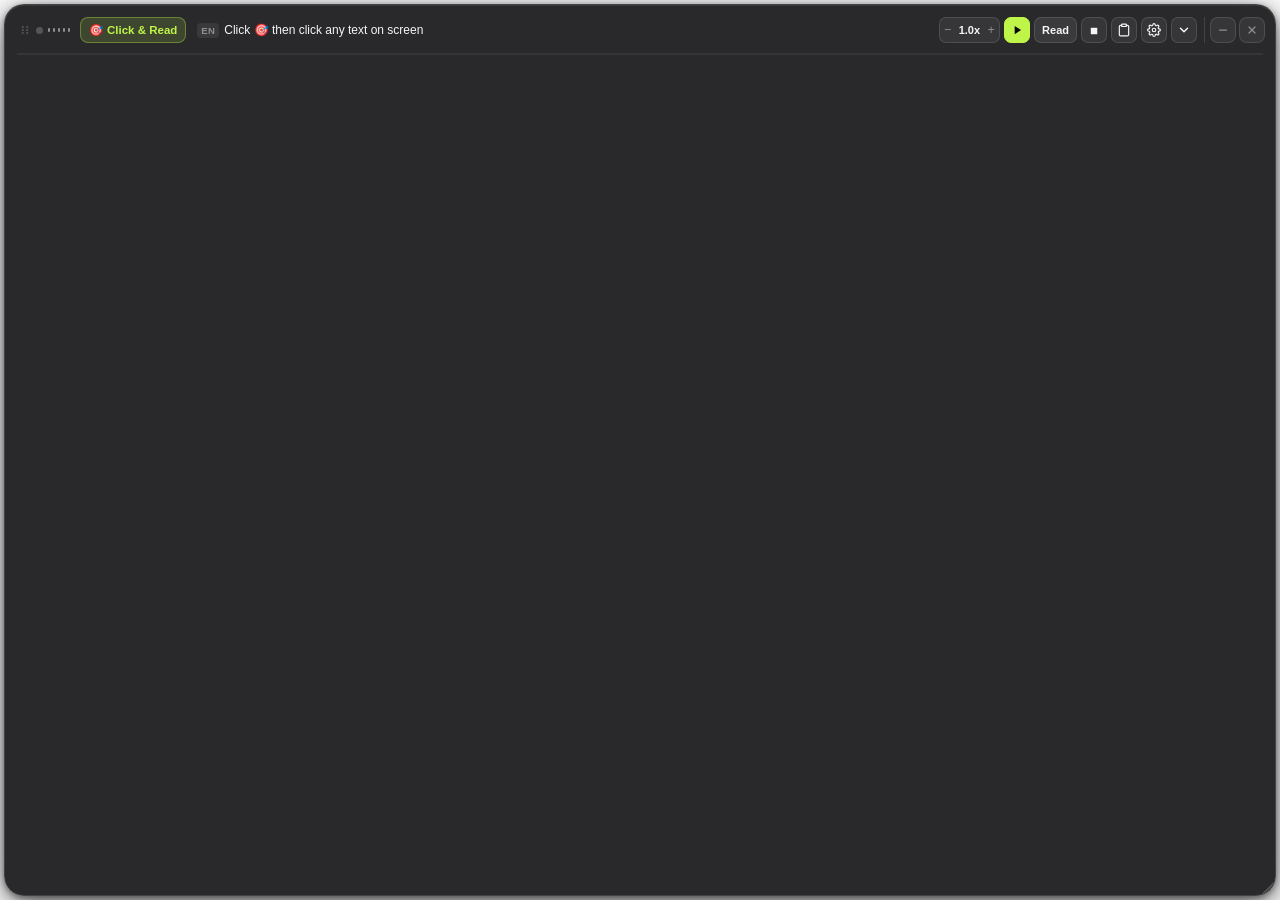
<file: src/ui/index.html>
<!DOCTYPE html>
<html lang="en">
<head>
  <meta charset="UTF-8">
  <meta name="viewport" content="width=device-width, initial-scale=1.0">
  <title>Guy_reader</title>
  <link rel="stylesheet" href="style.css">
</head>
<body class="draggable-body">
  <div class="guy-reader-container glaido-container" id="guyReaderContainer">
    <!-- Compact Floating Pill (Always visible) -->
    <div class="pill-bar" id="pillBar">
      <div class="drag-zone" id="dragZone" title="Drag to move window">
        <!-- 6-dot Drag Grip Handle -->
        <svg class="icon-grip" viewBox="0 0 16 16" width="12" height="12" fill="currentColor">
          <circle cx="5" cy="4" r="1.4"/>
          <circle cx="11" cy="4" r="1.4"/>
          <circle cx="5" cy="8" r="1.4"/>
          <circle cx="11" cy="8" r="1.4"/>
          <circle cx="5" cy="12" r="1.4"/>
          <circle cx="11" cy="12" r="1.4"/>
        </svg>
        <span class="status-dot" id="statusDot"></span>
        <!-- 5-bar Guy_reader Voice Equalizer -->
        <div class="equalizer" id="equalizer">
          <span class="bar bar-1"></span>
          <span class="bar bar-2"></span>
          <span class="bar bar-3"></span>
          <span class="bar bar-4"></span>
          <span class="bar bar-5"></span>
        </div>
      </div>

      <!-- First Button: Point & Read Anywhere on Screen -->
      <button class="btn-point-read" id="btnPointRead" title="Click here, then click anywhere on screen to start reading">
        <span class="point-icon">🎯</span>
        <span class="point-label" id="pointReadLabel">Click &amp; Read</span>
      </button>

      <!-- Quick Text Preview / Status -->
      <div class="preview-zone" id="previewZone" title="Click to expand text drawer">
        <span class="lang-tag" id="langTag">EN</span>
        <span class="pill-progress-badge" id="pillProgressBadge" style="display:none;">0/0</span>
        <span class="preview-text" id="previewText">Click 🎯 then click any text on screen</span>
      </div>

      <!-- Playback Controls -->
      <div class="controls-group">
        <!-- Speed Micro-Controls (0.5x to 2.5x in 0.1 steps) -->
        <div class="speed-pill-group">
          <button class="btn-micro" id="btnSpeedDown" title="Decrease speed (0.1x)">−</button>
          <button class="btn-speed" id="btnSpeedVal" title="Click to adjust speed">1.0x</button>
          <button class="btn-micro" id="btnSpeedUp" title="Increase speed (0.1x)">+</button>
        </div>

        <!-- Play / Pause Button -->
        <button class="btn-icon btn-play" id="btnPlayPause" title="Play / Pause">
          <svg class="icon-play" id="iconPlay" viewBox="0 0 24 24" fill="currentColor">
            <path d="M8 5.14v14l11-7-11-7z"/>
          </svg>
          <svg class="icon-pause" id="iconPause" viewBox="0 0 24 24" fill="currentColor" style="display:none;">
            <path d="M6 19h4V5H6v14zm8-14v14h4V5h-4z"/>
          </svg>
        </button>

        <!-- Read Selection / Clipboard Quick Trigger -->
        <button class="btn-read" id="btnReadSelection" title="Read clicked or highlighted text">
          <span class="read-label">Read</span>
        </button>

        <button class="btn-icon" id="btnStop" title="Stop reading">■</button>

        <!-- Paste & Read Quick Button -->
        <button class="btn-icon btn-pill-paste" id="btnPillPaste" title="Paste & Read clipboard">
          <svg viewBox="0 0 24 24" width="14" height="14" fill="none" stroke="currentColor" stroke-width="2" stroke-linecap="round" stroke-linejoin="round">
            <path d="M16 4h2a2 2 0 0 1 2 2v14a2 2 0 0 1-2 2H6a2 2 0 0 1-2-2V6a2 2 0 0 1 2-2h2"></path>
            <rect x="8" y="2" width="8" height="4" rx="1" ry="1"></rect>
          </svg>
        </button>

        <!-- Voice & Speed Settings Pill Button -->
        <button class="btn-icon btn-pill-settings" id="btnPillSettings" title="Voice & Speed Settings">
          <svg viewBox="0 0 24 24" width="14" height="14" fill="none" stroke="currentColor" stroke-width="2" stroke-linecap="round" stroke-linejoin="round">
            <circle cx="12" cy="12" r="3"></circle>
            <path d="M19.4 15a1.65 1.65 0 0 0 .33 1.82l.06.06a2 2 0 0 1 0 2.83 2 2 0 0 1-2.83 0l-.06-.06a1.65 1.65 0 0 0-1.82-.33 1.65 1.65 0 0 0-1 1.51V21a2 2 0 0 1-2 2 2 2 0 0 1-2-2v-.09A1.65 1.65 0 0 0 9 19.4a1.65 1.65 0 0 0-1.82.33l-.06.06a2 2 0 0 1-2.83 0 2 2 0 0 1 0-2.83l.06-.06a1.65 1.65 0 0 0 .33-1.82 1.65 1.65 0 0 0-1.51-1H3a2 2 0 0 1-2-2 2 2 0 0 1 2-2h.09A1.65 1.65 0 0 0 4.6 9a1.65 1.65 0 0 0-.33-1.82l-.06-.06a2 2 0 0 1 0-2.83 2 2 0 0 1 2.83 0l.06.06a1.65 1.65 0 0 0 1.82.33H9a1.65 1.65 0 0 0 1-1.51V3a2 2 0 0 1 2-2 2 2 0 0 1 2 2v.09a1.65 1.65 0 0 0 1 1.51 1.65 1.65 0 0 0 1.82-.33l.06-.06a2 2 0 0 1 2.83 0 2 2 0 0 1 0 2.83l-.06.06a1.65 1.65 0 0 0-.33 1.82V9a1.65 1.65 0 0 0 1.51 1H21a2 2 0 0 1 2 2 2 2 0 0 1-2 2h-.09a1.65 1.65 0 0 0-1.51 1z"></path>
          </svg>
        </button>

        <!-- Expand / Collapse Drawer Chevron -->
        <button class="btn-icon btn-toggle-drawer" id="btnToggleDrawer" title="Toggle Reader Drawer">
          <svg class="icon-chevron" id="iconChevron" viewBox="0 0 24 24" fill="none" stroke="currentColor" stroke-width="2.5" stroke-linecap="round" stroke-linejoin="round">
            <polyline points="6 9 12 15 18 9"></polyline>
          </svg>
        </button>

        <!-- Window Controls: Minimize & Exit in dedicated isolated group -->
        <div class="window-controls-group">
          <button class="btn-win-ctrl" id="btnMinimize" title="Minimize to menu bar (—)">
            <svg viewBox="0 0 24 24" width="12" height="12" stroke="currentColor" stroke-width="2.5" stroke-linecap="round">
              <line x1="5" y1="12" x2="19" y2="12"></line>
            </svg>
          </button>

          <button class="btn-win-ctrl btn-exit" id="btnExit" title="Exit Guy_reader (✕)">
            <svg viewBox="0 0 24 24" width="12" height="12" stroke="currentColor" stroke-width="2.5" stroke-linecap="round">
              <line x1="6" y1="6" x2="18" y2="18"></line>
              <line x1="6" y1="18" x2="18" y2="6"></line>
            </svg>
          </button>
        </div>
      </div>

      <!-- Bottom Progress Bar inside Compact Pill -->
      <div class="pill-progress-track" id="pillProgressTrack">
        <div class="pill-progress-fill" id="pillProgressFill"></div>
      </div>
    </div>

    <!-- Expandable Readest-Style Drawer -->
    <div class="drawer" id="drawer" style="display: none;">
      <div class="drawer-header">
        <div class="drawer-voice-selector">
          <label for="voiceSelect">Voice:</label>
          <select id="voiceSelect" class="voice-dropdown">
            <optgroup label="Kokoro-82M Neural (Local &amp; Fast)">
              <option value="af_sarah" selected>🧠 Sarah (English Female - Kokoro)</option>
              <option value="am_michael">🧠 Michael (English Male - Kokoro)</option>
            </optgroup>
            <optgroup label="Hebrew Neural Voices">
              <option value="edge-he-avri">🌟 Avri (Hebrew Male - Neural)</option>
              <option value="edge-he-hila">🌟 Hila (Hebrew Female - Neural)</option>
            </optgroup>
            <optgroup label="English Edge Neural Voices">
              <option value="edge-en-jenny">🌟 Jenny (English Female - Neural)</option>
              <option value="edge-en-guy">🌟 Guy (English Male - Neural)</option>
            </optgroup>
            <optgroup label="ElevenLabs Multilingual v2">
              <option value="eleven-rachel">💎 Rachel (ElevenLabs Multilingual)</option>
              <option value="eleven-adam">💎 Adam (ElevenLabs Multilingual)</option>
              <option value="eleven-charlie">💎 Charlie (ElevenLabs Multilingual)</option>
            </optgroup>
          </select>
        </div>

        <div class="drawer-actions">
          <button class="btn-text" id="btnEditText" title="Edit or enter custom text">✏️ Edit Text</button>
          <button class="btn-text" id="btnPasteText" title="Paste text from clipboard">Paste</button>
          <button class="btn-text" id="btnClearText" title="Clear text">Clear</button>
          <button class="btn-text" id="btnSettings" title="Voice & Speed Settings">⚙ Settings</button>
        </div>
      </div>

      <!-- Sentence-by-Sentence Follow Along Reader View (Readest style) -->
      <div class="reader-content" id="readerContent">
        <div class="empty-state" id="emptyState">
          <p class="empty-state-hint">Highlight text anywhere & press <kbd>fn + G</kbd> (or click <strong>Read</strong>), or paste/type below:</p>
          <div class="manual-input-card">
            <textarea class="manual-textarea" id="manualTextInput" placeholder="Paste or type text to read here..." rows="3"></textarea>
            <div class="manual-actions-row">
              <button class="btn-primary-action" id="btnReadManualText">▶ Read Text</button>
              <button class="btn-secondary-action" id="btnEmptyPaste" title="Read text from clipboard">📋 Paste & Read</button>
            </div>
          </div>
        </div>
        <div class="sentences-list" id="sentencesList" style="display: none;"></div>
      </div>

      <!-- Drawer Bottom Speed Scrubber -->
      <div class="drawer-footer">
        <div class="speed-slider-wrap">
          <span class="speed-min">0.5x</span>
          <input type="range" id="speedSlider" min="0.5" max="2.5" step="0.1" value="1.0">
          <span class="speed-max">2.5x</span>
          <span class="speed-current" id="speedSliderVal">1.0x</span>
        </div>
      </div>
    </div>

    <!-- Interactive Resize Handles -->
    <div class="resize-handle resize-right" id="resizeHandleRight" title="Drag to resize width"></div>
    <div class="resize-handle resize-corner" id="resizeHandleCorner" title="Drag to resize window"></div>

    <!-- Voice & Speed Settings Drawer / Modal -->
    <div class="modal" id="settingsModal" style="display: none;">
      <div class="modal-content settings-modal-content">
        <div class="modal-header">
          <div class="modal-title-group">
            <span class="settings-header-icon">⚙️</span>
            <h3>Voice & Playback Settings</h3>
          </div>
          <button class="btn-icon btn-close-modal" id="btnCloseSettings" title="Close Settings">✕</button>
        </div>
        <div class="modal-body">
          <label class="form-group" style="display:none;"><input type="checkbox" id="synchronizedMode"> Follow words with Evan (offline English only)</label>
          <!-- Default English Voice -->
          <div class="form-group">
            <label for="settingsVoiceEn">Default English Voice (Neural):</label>
            <div class="voice-preview-row">
              <select id="settingsVoiceEn" class="voice-dropdown settings-dropdown">
                <option value="af_sarah" selected>🧠 Sarah (English Female - Kokoro)</option>
                <option value="am_michael">🧠 Michael (English Male - Kokoro)</option>
                <option value="edge-en-jenny">🌟 Jenny (English Female - Neural)</option>
                <option value="edge-en-guy">🌟 Guy (English Male - Neural)</option>
                <optgroup label="ElevenLabs Multilingual v2">
                  <option value="eleven-rachel">💎 Rachel (ElevenLabs Multilingual)</option>
                  <option value="eleven-adam">💎 Adam (ElevenLabs Multilingual)</option>
                  <option value="eleven-charlie">💎 Charlie (ElevenLabs Multilingual)</option>
                </optgroup>
              </select>
              <button class="btn-test-voice" id="btnTestVoiceEn" title="Preview English Voice">▶ Test</button>
            </div>
          </div>

          <!-- Default Hebrew Voice -->
          <div class="form-group">
            <label for="settingsVoiceHe">Default Hebrew Voice:</label>
            <div class="voice-preview-row">
              <select id="settingsVoiceHe" class="voice-dropdown settings-dropdown">
                <option value="edge-he-avri" selected>🌟 Avri (Hebrew Male - Neural)</option>
                <option value="edge-he-hila">🌟 Hila (Hebrew Female - Neural)</option>
                <optgroup label="ElevenLabs Multilingual">
                  <option value="eleven-rachel">💎 Rachel (ElevenLabs Multilingual)</option>
                  <option value="eleven-adam">💎 Adam (ElevenLabs Multilingual)</option>
                  <option value="eleven-charlie">💎 Charlie (ElevenLabs Multilingual)</option>
                </optgroup>
              </select>
              <button class="btn-test-voice" id="btnTestVoiceHe" title="Preview Hebrew Voice">▶ Test</button>
            </div>
          </div>

          <!-- Speech Speed Rate -->
          <div class="form-group">
            <div class="speed-setting-header">
              <label for="settingsSpeedSlider">Reading Speed:</label>
              <span class="speed-setting-val" id="settingsSpeedVal">1.0x</span>
            </div>
            <div class="speed-setting-control">
              <button class="btn-micro" id="btnSettingsSpeedDown">−</button>
              <input type="range" id="settingsSpeedSlider" min="0.5" max="2.5" step="0.1" value="1.0" class="settings-slider">
              <button class="btn-micro" id="btnSettingsSpeedUp">+</button>
            </div>
            <p class="form-hint">Adjust speech speed from 0.5x (slow) to 2.5x (fast) in 0.1x steps.</p>
          </div>

          <!-- Live Voice Preview Status -->
          <div class="preview-sandbox-card">
            <div class="preview-sandbox-header">
              <span>🔊 Live Audio Preview</span>
              <span class="preview-status" id="previewStatus">Ready</span>
            </div>
            <p class="preview-sample-text" id="previewSampleText">"Hello! This is Guy Reader with Kokoro-82M neural speech."</p>
          </div>

          <!-- Advanced: Optional Cloud API Keys -->
          <details class="settings-advanced-details">
            <summary class="settings-advanced-summary">Advanced: Cloud API Keys (Optional)</summary>
            <div class="advanced-inputs">
              <div class="form-group">
                <label for="elevenApiKey">ElevenLabs API Key:</label>
                <input type="password" id="elevenApiKey" placeholder="xi-..." autocomplete="off">
              </div>
              <div class="form-group">
                <label for="googleApiKey">Google Cloud TTS Key:</label>
                <input type="password" id="googleApiKey" placeholder="AIza..." autocomplete="off">
              </div>
            </div>
          </details>
        </div>
        <div class="modal-footer">
          <button class="btn-secondary" id="btnResetSettings">Reset Defaults</button>
          <button class="btn-primary" id="btnSaveSettings">Save & Apply</button>
        </div>
      </div>
    </div>
  </div>

  <script src="app.js"></script>
</body>
</html>
</file>
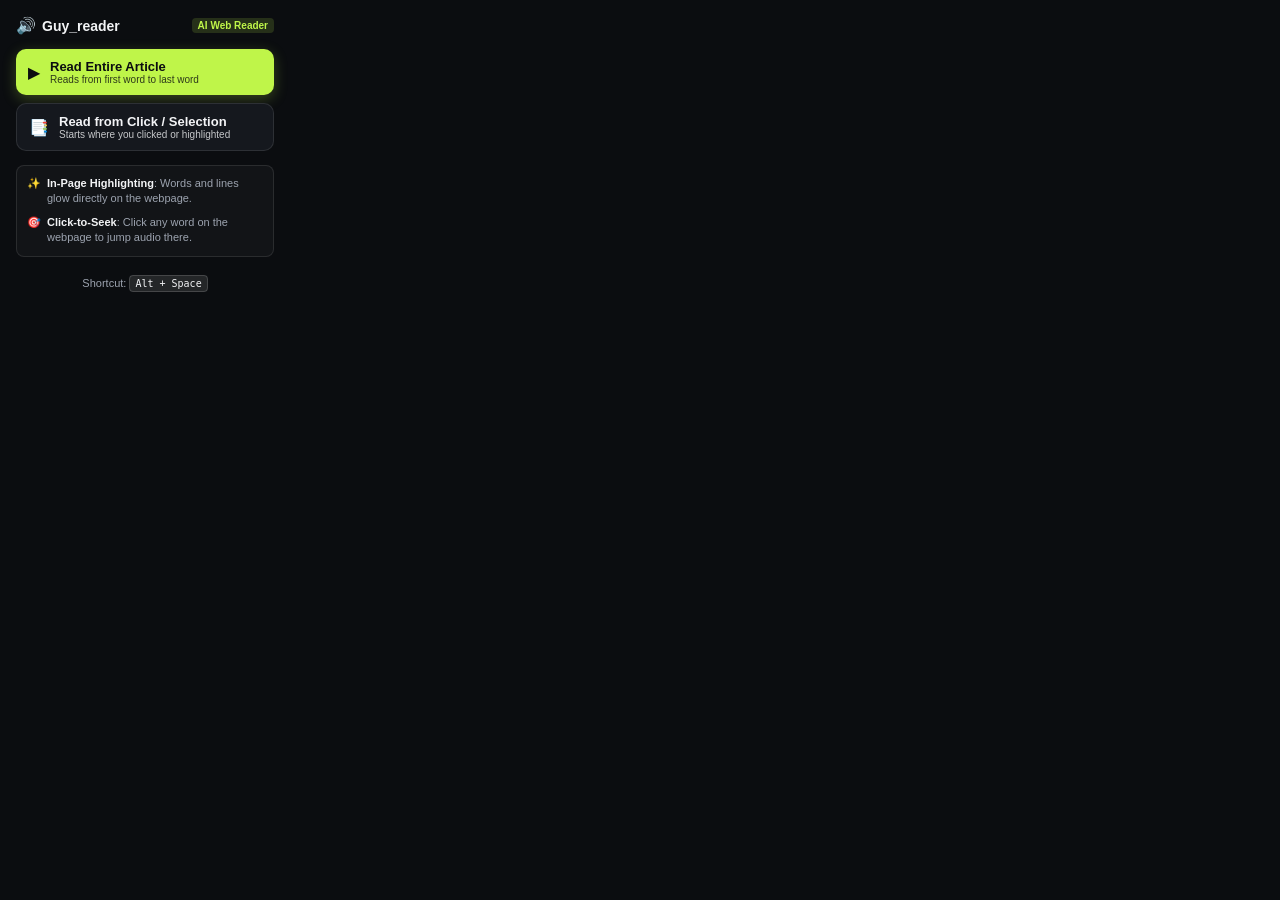
<file: extension/popup.html>
<!DOCTYPE html>
<html lang="en">
<head>
  <meta charset="UTF-8">
  <title>Guy_reader</title>
  <link rel="stylesheet" href="popup.css">
</head>
<body>
  <div class="popup-container">
    <div class="header">
      <div class="logo">
        <span class="icon">🔊</span>
        <span class="title">Guy_reader</span>
      </div>
      <span class="badge">AI Web Reader</span>
    </div>

    <div class="actions">
      <button class="btn btn-primary" id="btnReadArticle">
        <span class="btn-icon">▶</span>
        <div class="btn-text">
          <strong>Read Entire Article</strong>
          <small>Reads from first word to last word</small>
        </div>
      </button>

      <button class="btn btn-secondary" id="btnReadSelection">
        <span class="btn-icon">📑</span>
        <div class="btn-text">
          <strong>Read from Click / Selection</strong>
          <small>Starts where you clicked or highlighted</small>
        </div>
      </button>
    </div>

    <div id="statusNotice" class="status-notice" style="display: none;"></div>

    <div class="features-info">
      <div class="feature-item">
        <span class="f-icon">✨</span>
        <span><strong>In-Page Highlighting</strong>: Words and lines glow directly on the webpage.</span>
      </div>
      <div class="feature-item">
        <span class="f-icon">🎯</span>
        <span><strong>Click-to-Seek</strong>: Click any word on the webpage to jump audio there.</span>
      </div>
    </div>

    <div class="footer">
      <span class="shortcut-tip">Shortcut: <kbd>Alt + Space</kbd></span>
    </div>
  </div>

  <script src="popup.js"></script>
</body>
</html>
</file>
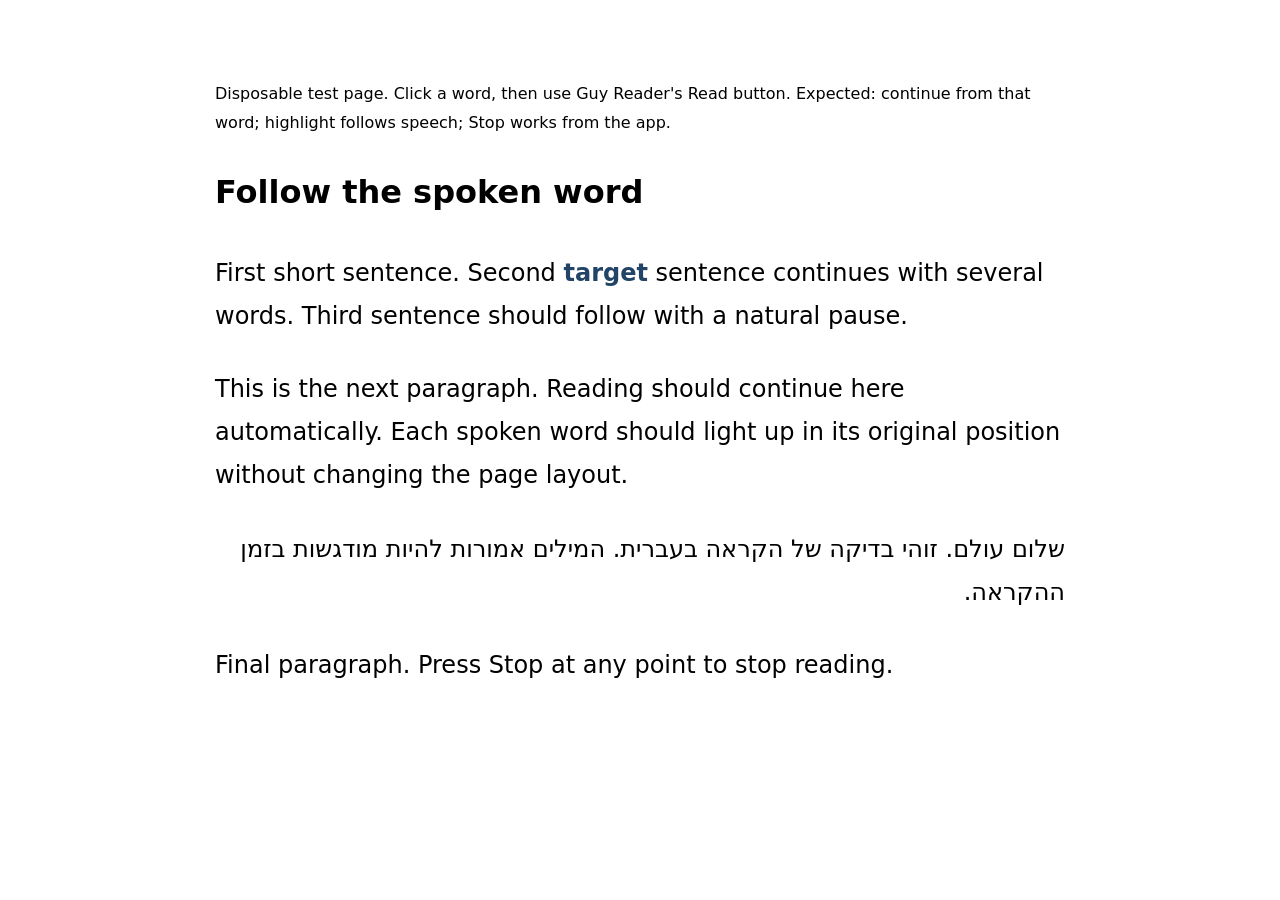
<file: tests/fixtures/follow-along.html>
<!doctype html><html lang="en"><meta charset="utf-8"><title>Guy Reader follow-along verification</title>
<style>body{font:24px/1.8 system-ui;max-width:850px;margin:60px auto;padding:20px}p{margin:30px 0}h1{font-size:32px}strong{color:#246}aside{font-size:16px}</style>
<aside>Disposable test page. Click a word, then use Guy Reader's Read button. Expected: continue from that word; highlight follows speech; Stop works from the app.</aside>
<article><h1>Follow the spoken word</h1>
<p>First short sentence. Second <strong>target</strong> sentence continues with several words. Third sentence should follow with a natural pause.</p>
<p>This is the next paragraph. Reading should continue here automatically. Each spoken word should light up in its original position without changing the page layout.</p>
<p dir="rtl" lang="he">שלום עולם. זוהי בדיקה של הקראה בעברית. המילים אמורות להיות מודגשות בזמן ההקראה.</p>
<p>Final paragraph. Press Stop at any point to stop reading.</p></article></html>
</file>
<file: src/ui/style.css>
:root {
  --bg-pill: rgba(12, 12, 14, 0.88);
  --bg-drawer: rgba(16, 18, 22, 0.94);
  --border-subtle: rgba(255, 255, 255, 0.12);
  --border-active: rgba(191, 245, 73, 0.4);
  --text-main: #f5f5f7;
  --text-muted: #8e8e93;
  --accent-lime: #BFF549;
  --accent-lime-dim: rgba(191, 245, 73, 0.15);
  --accent-glow: 0 0 12px rgba(191, 245, 73, 0.45);
  --font-family: -apple-system, BlinkMacSystemFont, "SF Pro Text", "Segoe UI", Roboto, Helvetica, Arial, sans-serif;
}

* {
  box-sizing: border-box;
  margin: 0;
  padding: 0;
  user-select: none;
  -webkit-user-select: none;
}

body {
  font-family: var(--font-family);
  background: transparent;
  color: var(--text-main);
  overflow: hidden;
  height: 100vh;
  width: 100vw;
  padding: 4px;
}

.draggable-body {
  -webkit-app-region: no-drag;
}

.guy-reader-container,
.glaido-container {
  display: flex;
  flex-direction: column;
  background: var(--bg-pill);
  backdrop-filter: blur(28px);
  -webkit-backdrop-filter: blur(28px);
  border: 1px solid var(--border-subtle);
  border-radius: 20px;
  box-shadow: 0 8px 32px rgba(0, 0, 0, 0.65), 0 2px 6px rgba(0, 0, 0, 0.4), inset 0 1px 0 rgba(255, 255, 255, 0.08);
  transition: border-color 0.2s ease;
  overflow: hidden;
  height: calc(100vh - 8px);
  width: 100%;
  position: relative;
}

/* Floating Pill Bar */
.pill-bar {
  display: flex;
  align-items: center;
  gap: 6px;
  height: 50px;
  min-height: 50px;
  padding: 0 10px;
  position: relative;
  cursor: grab;
  user-select: none;
  -webkit-user-select: none;
}

.drag-zone {
  display: flex;
  align-items: center;
  gap: 5px;
  cursor: grab;
  padding: 4px 4px;
  border-radius: 8px;
  flex-shrink: 0;
  user-select: none;
  -webkit-user-select: none;
  transition: background 0.15s ease;
}

.drag-zone:hover {
  background: rgba(255, 255, 255, 0.08);
}

.drag-zone:active,
body.is-window-dragging .drag-zone {
  cursor: grabbing;
  background: rgba(255, 255, 255, 0.14);
}

.icon-grip {
  opacity: 0.45;
  color: var(--text-muted);
  flex-shrink: 0;
  transition: all 0.15s ease;
}

.drag-zone:hover .icon-grip {
  opacity: 0.9;
  color: var(--accent-lime);
}

.status-dot {
  width: 7px;
  height: 7px;
  border-radius: 50%;
  background: #555;
  transition: all 0.2s ease;
}

.status-dot.active {
  background: var(--accent-lime);
  box-shadow: var(--accent-glow);
}

.status-dot.paused {
  background: #facc15;
  box-shadow: 0 0 8px rgba(250, 204, 21, 0.4);
}

/* 5-Bar Guy_reader Voice Equalizer */
.equalizer {
  display: flex;
  align-items: center;
  gap: 2.5px;
  height: 16px;
  width: 22px;
}

.equalizer .bar {
  width: 2.5px;
  height: 4px;
  background: var(--text-muted);
  border-radius: 1.5px;
  transition: height 0.15s ease, background 0.2s ease;
}

.equalizer.animating .bar {
  background: var(--accent-lime);
  box-shadow: 0 0 6px rgba(191, 245, 73, 0.3);
  animation: equalize 0.7s infinite alternate ease-in-out;
}

.equalizer.animating .bar-1 { animation-delay: 0.1s; }
.equalizer.animating .bar-2 { animation-delay: 0.25s; }
.equalizer.animating .bar-3 { animation-delay: 0.05s; }
.equalizer.animating .bar-4 { animation-delay: 0.35s; }
.equalizer.animating .bar-5 { animation-delay: 0.15s; }

@keyframes equalize {
  0% { height: 3px; }
  50% { height: 15px; }
  100% { height: 6px; }
}

/* First Button: Point & Read Anywhere on Screen */
.btn-point-read {
  display: inline-flex;
  align-items: center;
  gap: 4px;
  padding: 4px 8px;
  height: 26px;
  border-radius: 8px;
  border: 1px solid rgba(191, 245, 73, 0.35);
  background: rgba(191, 245, 73, 0.14);
  color: var(--accent-lime);
  font-size: 11.5px;
  font-weight: 600;
  white-space: nowrap;
  cursor: pointer;
  flex-shrink: 0;
  transition: all 0.18s ease;
  -webkit-app-region: no-drag;
}

.btn-point-read:hover {
  background: rgba(191, 245, 73, 0.24);
  border-color: var(--accent-lime);
  box-shadow: 0 0 10px rgba(191, 245, 73, 0.28);
}

.btn-point-read.armed {
  background: var(--accent-lime);
  color: #0b0c0e;
  border-color: var(--accent-lime);
  box-shadow: 0 0 16px rgba(191, 245, 73, 0.65);
  animation: pulse-point-read 1.1s infinite alternate ease-in-out;
}

@keyframes pulse-point-read {
  0% { box-shadow: 0 0 8px rgba(191, 245, 73, 0.45); transform: scale(1); }
  100% { box-shadow: 0 0 18px rgba(191, 245, 73, 0.85); transform: scale(1.03); }
}

.reader-current-word {
  background: rgba(191, 245, 73, 0.28);
  color: #ffffff;
  border-radius: 4px;
  padding: 0 2px;
}

/* Preview Zone */
.preview-zone {
  display: flex;
  align-items: center;
  gap: 5px;
  flex: 1 1 130px;
  min-width: 100px;
  overflow: hidden;
  cursor: grab;
  padding: 4px 5px;
  border-radius: 6px;
  user-select: none;
  -webkit-user-select: none;
  transition: background 0.15s ease;
}

.preview-zone:hover {
  background: rgba(255, 255, 255, 0.04);
}

.preview-zone:active,
body.is-window-dragging .preview-zone {
  cursor: grabbing;
}

body.is-window-dragging,
body.is-window-dragging * {
  cursor: grabbing !important;
  user-select: none !important;
  -webkit-user-select: none !important;
}

.lang-tag {
  font-size: 9.5px;
  font-weight: 700;
  text-transform: uppercase;
  letter-spacing: 0.04em;
  padding: 2px 4px;
  border-radius: 4px;
  background: rgba(255, 255, 255, 0.08);
  color: var(--text-muted);
  flex-shrink: 0;
}

.lang-tag.hebrew {
  background: var(--accent-lime-dim);
  color: var(--accent-lime);
}

.pill-progress-badge {
  font-size: 10px;
  font-weight: 700;
  font-variant-numeric: tabular-nums;
  padding: 1.5px 5px;
  border-radius: 5px;
  background: rgba(191, 245, 73, 0.16);
  border: 1px solid rgba(191, 245, 73, 0.35);
  color: var(--accent-lime);
  flex-shrink: 0;
  white-space: nowrap;
}

.pill-progress-track {
  position: absolute;
  left: 12px;
  right: 12px;
  bottom: 0;
  height: 2.5px;
  background: rgba(255, 255, 255, 0.06);
  border-radius: 2px;
  overflow: hidden;
  pointer-events: none;
}

.pill-progress-fill {
  height: 100%;
  width: 0%;
  background: var(--accent-lime);
  box-shadow: 0 0 8px rgba(191, 245, 73, 0.6);
  transition: width 0.22s ease;
}

.preview-text {
  font-size: 12px;
  color: var(--text-main);
  white-space: nowrap;
  overflow: hidden;
  text-overflow: ellipsis;
  direction: ltr;
  flex: 1;
  min-width: 0;
}

.preview-text.rtl {
  direction: rtl;
  text-align: right;
}

/* Controls */
.controls-group {
  display: flex;
  align-items: center;
  gap: 4px;
  flex-shrink: 0;
  -webkit-app-region: no-drag;
}

.window-controls-group {
  display: flex;
  align-items: center;
  gap: 3px;
  margin-left: 3px;
  padding-left: 5px;
  border-left: 1px solid var(--border-subtle);
  flex-shrink: 0;
}

/* Speed Micro-Pill Group */
.speed-pill-group {
  display: flex;
  align-items: center;
  background: rgba(255, 255, 255, 0.06);
  border: 1px solid var(--border-subtle);
  border-radius: 7px;
  overflow: hidden;
  height: 26px;
  flex-shrink: 0;
}

.btn-micro {
  background: transparent;
  border: none;
  color: var(--text-muted);
  width: 16px;
  height: 100%;
  font-size: 12.5px;
  cursor: pointer;
  display: flex;
  align-items: center;
  justify-content: center;
  transition: all 0.12s ease;
}

.btn-micro:hover {
  background: rgba(255, 255, 255, 0.1);
  color: var(--text-main);
}

.btn-speed {
  background: transparent;
  border: none;
  color: var(--text-main);
  font-size: 11px;
  font-weight: 600;
  padding: 0 3px;
  cursor: pointer;
}

/* Buttons */
.btn-icon {
  background: rgba(255, 255, 255, 0.06);
  border: 1px solid var(--border-subtle);
  color: var(--text-main);
  border-radius: 7px;
  width: 26px;
  height: 26px;
  display: flex;
  align-items: center;
  justify-content: center;
  cursor: pointer;
  flex-shrink: 0;
  transition: all 0.15s ease;
}

.btn-icon:hover {
  background: rgba(255, 255, 255, 0.12);
  border-color: rgba(255, 255, 255, 0.2);
}

.btn-pill-paste:hover {
  color: var(--accent-lime);
  border-color: rgba(191, 245, 73, 0.4);
}

.btn-win-ctrl {
  background: rgba(255, 255, 255, 0.06);
  border: 1px solid var(--border-subtle);
  color: var(--text-muted);
  border-radius: 8px;
  width: 26px;
  height: 26px;
  display: flex;
  align-items: center;
  justify-content: center;
  cursor: pointer;
  transition: all 0.15s ease;
  flex-shrink: 0;
}

.btn-win-ctrl:hover {
  background: rgba(255, 255, 255, 0.12);
  color: var(--text-main);
  border-color: rgba(255, 255, 255, 0.2);
}

.btn-win-ctrl.btn-exit:hover {
  background: rgba(239, 68, 68, 0.22);
  color: #ef4444;
  border-color: rgba(239, 68, 68, 0.45);
}

.btn-play {
  background: var(--accent-lime);
  border-color: var(--accent-lime);
  color: #070809;
}

.btn-play:hover {
  background: #cbf963;
  box-shadow: 0 0 10px rgba(191, 245, 73, 0.5);
}

.btn-play svg {
  width: 14px;
  height: 14px;
}

.btn-toggle-drawer svg {
  width: 14px;
  height: 14px;
  transition: transform 0.2s ease;
}

.btn-toggle-drawer.open svg {
  transform: rotate(180deg);
}

/* Read Button */
.btn-read {
  display: flex;
  align-items: center;
  gap: 4px;
  background: rgba(255, 255, 255, 0.08);
  border: 1px solid var(--border-subtle);
  color: var(--text-main);
  height: 26px;
  padding: 0 7px;
  border-radius: 7px;
  font-size: 11px;
  font-weight: 600;
  cursor: pointer;
  flex-shrink: 0;
  transition: all 0.15s ease;
}

@media (max-width: 580px) {
  .equalizer {
    display: none;
  }
  .btn-read {
    display: none;
  }
}

.btn-read:hover {
  background: rgba(191, 245, 73, 0.12);
  border-color: var(--border-active);
  color: var(--accent-lime);
}

.hotkey-badge {
  font-size: 10px;
  font-family: inherit;
  background: rgba(0, 0, 0, 0.35);
  padding: 1px 4px;
  border-radius: 4px;
  border: 1px solid rgba(255, 255, 255, 0.08);
  color: var(--text-muted);
}

/* Expandable Readest Drawer */
.drawer {
  border-top: 1px solid var(--border-subtle);
  background: var(--bg-drawer);
  padding: 10px 14px;
  display: flex;
  flex-direction: column;
  gap: 8px;
  flex: 1;
  min-height: 0;
  overflow: hidden;
}

.drawer-header {
  display: flex;
  align-items: center;
  justify-content: space-between;
  gap: 8px;
  flex-wrap: wrap;
  cursor: grab;
  user-select: none;
  -webkit-user-select: none;
}

.drawer-voice-selector {
  display: flex;
  align-items: center;
  gap: 8px;
  font-size: 12px;
  color: var(--text-muted);
  flex: 1 1 200px;
  min-width: 160px;
}

.voice-dropdown {
  background: #191c21;
  color: var(--text-main);
  border: 1px solid var(--border-subtle);
  border-radius: 6px;
  padding: 4px 8px;
  font-size: 12px;
  outline: none;
  cursor: pointer;
  width: 100%;
  max-width: 220px;
}

.drawer-actions {
  display: flex;
  align-items: center;
  justify-content: flex-end;
  gap: 5px;
  flex: 1 1 auto;
  flex-wrap: wrap;
}

.btn-text {
  background: rgba(255, 255, 255, 0.06);
  border: 1px solid var(--border-subtle);
  color: var(--text-muted);
  font-size: 11.5px;
  padding: 3px 8px;
  border-radius: 6px;
  cursor: pointer;
  transition: all 0.15s ease;
}

.btn-text:hover {
  color: var(--text-main);
  background: rgba(255, 255, 255, 0.1);
}

.evan-helper-banner {
  background: rgba(56, 189, 248, 0.1);
  border: 1px solid rgba(56, 189, 248, 0.25);
  border-radius: 6px;
  padding: 6px 10px;
  font-size: 11.5px;
  color: #7dd3fc;
  display: flex;
  align-items: center;
  justify-content: space-between;
}

.btn-link {
  background: none;
  border: none;
  color: #38bdf8;
  text-decoration: underline;
  cursor: pointer;
  font-size: 11px;
}

/* Reader Content (Sentences with highlight) */
.reader-content {
  background: rgba(0, 0, 0, 0.35);
  border: 1px solid rgba(255, 255, 255, 0.06);
  border-radius: 10px;
  padding: 10px 12px;
  flex: 1;
  min-height: 80px;
  overflow-y: auto;
  font-size: 13.5px;
  line-height: 1.65;
  scroll-behavior: smooth;
}

.empty-state {
  color: var(--text-muted);
  text-align: center;
  padding: 12px 16px;
  font-size: 12px;
}

.empty-state-hint {
  margin-bottom: 8px;
  line-height: 1.4;
}

.manual-input-card {
  display: flex;
  flex-direction: column;
  gap: 8px;
  background: rgba(255, 255, 255, 0.04);
  border: 1px solid var(--border-subtle);
  border-radius: 10px;
  padding: 10px;
  margin-top: 6px;
}

.manual-textarea {
  width: 100%;
  background: rgba(0, 0, 0, 0.3);
  border: 1px solid rgba(255, 255, 255, 0.1);
  border-radius: 6px;
  color: var(--text-main);
  font-family: inherit;
  font-size: 12.5px;
  line-height: 1.4;
  padding: 8px;
  resize: vertical;
  outline: none;
  box-sizing: border-box;
}

.manual-textarea:focus {
  border-color: var(--accent-lime);
  box-shadow: 0 0 8px rgba(191, 245, 73, 0.2);
}

.manual-actions-row {
  display: flex;
  align-items: center;
  justify-content: center;
  gap: 10px;
}

.btn-primary-action {
  background: var(--accent-lime);
  color: #0b0d10;
  border: none;
  font-family: inherit;
  font-size: 12px;
  font-weight: 700;
  padding: 7px 14px;
  border-radius: 7px;
  cursor: pointer;
  display: inline-flex;
  align-items: center;
  gap: 5px;
  transition: all 0.15s ease;
}

.btn-primary-action:hover {
  transform: translateY(-1px);
  box-shadow: 0 4px 12px rgba(191, 245, 73, 0.4);
}

.btn-secondary-action {
  background: rgba(255, 255, 255, 0.08);
  color: var(--text-main);
  border: 1px solid rgba(255, 255, 255, 0.15);
  font-family: inherit;
  font-size: 12px;
  font-weight: 600;
  padding: 7px 12px;
  border-radius: 7px;
  cursor: pointer;
  display: inline-flex;
  align-items: center;
  gap: 5px;
  transition: all 0.15s ease;
}

.btn-secondary-action:hover {
  background: rgba(255, 255, 255, 0.15);
}

.btn-paste-large {
  background: var(--accent-lime);
  color: #0b0d10;
  border: none;
  font-family: inherit;
  font-size: 12px;
  font-weight: 700;
  padding: 8px 16px;
  border-radius: 8px;
  cursor: pointer;
  box-shadow: 0 2px 8px rgba(191, 245, 73, 0.25);
  transition: all 0.15s ease;
  display: inline-flex;
  align-items: center;
  gap: 6px;
}

.btn-paste-large:hover {
  transform: translateY(-1px);
  box-shadow: 0 4px 14px rgba(191, 245, 73, 0.45);
}

.btn-paste-large:active {
  transform: translateY(1px);
}

.sentences-list {
  display: flex;
  flex-direction: column;
  gap: 6px;
}

.sentence-item {
  padding: 6px 10px;
  border-radius: 8px;
  color: var(--text-muted);
  cursor: pointer;
  transition: all 0.18s cubic-bezier(0.16, 1, 0.3, 1);
  border-left: 3px solid transparent;
  position: relative;
}

.sentence-item.rtl {
  direction: rtl;
  text-align: right;
  border-left: none;
  border-right: 3px solid transparent;
}

.sentence-item:hover {
  color: var(--text-main);
  background: rgba(255, 255, 255, 0.04);
}

/* Active Sentence Highlighting with prominent Guy_reader lime #BFF549 indicator */
.sentence-item.active {
  color: #ffffff;
  background: rgba(191, 245, 73, 0.16);
  border-left: 3px solid var(--accent-lime);
  font-weight: 600;
  box-shadow: 0 0 16px rgba(191, 245, 73, 0.38), inset 0 0 8px rgba(191, 245, 73, 0.14);
}

.sentence-item.active::before {
  content: '';
  position: absolute;
  left: 2px;
  top: 50%;
  transform: translateY(-50%);
  width: 3px;
  height: 60%;
  background: var(--accent-lime);
  border-radius: 2px;
  box-shadow: 0 0 8px var(--accent-lime), 0 0 14px var(--accent-lime);
}

.sentence-item.active.rtl {
  border-left: none;
  border-right: 3px solid var(--accent-lime);
}

.sentence-item.active.rtl::before {
  left: auto;
  right: 2px;
}

/* Interactive Resize Handles */
.resize-handle {
  position: absolute;
  z-index: 50;
  touch-action: none;
}

.resize-right {
  top: 0;
  right: 0;
  width: 8px;
  height: 100%;
  cursor: ew-resize;
}

.resize-corner {
  bottom: 0;
  right: 0;
  width: 14px;
  height: 14px;
  cursor: nwse-resize;
  background: linear-gradient(135deg, transparent 50%, rgba(255, 255, 255, 0.18) 50%, rgba(255, 255, 255, 0.18) 60%, transparent 60%, transparent 75%, rgba(255, 255, 255, 0.18) 75%, rgba(255, 255, 255, 0.18) 85%, transparent 85%);
  border-bottom-right-radius: 18px;
}

/* Drawer Footer (Speed Scrubber) */
.drawer-footer {
  display: flex;
  align-items: center;
  justify-content: space-between;
  padding-top: 4px;
}

.speed-slider-wrap {
  display: flex;
  align-items: center;
  gap: 10px;
  width: 100%;
}

.speed-min, .speed-max {
  font-size: 11px;
  color: var(--text-muted);
}

.speed-slider-wrap input[type="range"] {
  flex: 1;
  accent-color: var(--accent-lime);
  cursor: pointer;
}

.speed-current {
  font-size: 11.5px;
  font-weight: 700;
  color: var(--accent-lime);
  min-width: 32px;
  text-align: right;
}

/* Modal */
.modal {
  position: absolute;
  inset: 0;
  background: rgba(0, 0, 0, 0.75);
  backdrop-filter: blur(16px);
  -webkit-backdrop-filter: blur(16px);
  display: flex;
  align-items: center;
  justify-content: center;
  z-index: 100;
  padding: 16px;
}

.modal-content {
  background: #14171b;
  border: 1px solid var(--border-subtle);
  border-radius: 14px;
  width: 100%;
  max-width: 380px;
  padding: 16px;
  box-shadow: 0 16px 40px rgba(0, 0, 0, 0.7);
  max-height: 85vh;
  overflow-y: auto;
}

.settings-modal-content {
  max-width: 410px;
}

.modal-header {
  display: flex;
  align-items: center;
  justify-content: space-between;
  margin-bottom: 12px;
}

.modal-title-group {
  display: flex;
  align-items: center;
  gap: 8px;
}

.settings-header-icon {
  font-size: 16px;
}

.modal-header h3 {
  font-size: 14px;
  font-weight: 600;
  color: var(--text-main);
  margin: 0;
}

.btn-close-modal {
  font-size: 13px;
  color: var(--text-muted);
  cursor: pointer;
  padding: 4px;
  border-radius: 4px;
}

.btn-close-modal:hover {
  color: #ef4444;
}

.voice-preview-row {
  display: flex;
  align-items: center;
  gap: 8px;
}

.settings-dropdown {
  flex: 1;
  max-width: none;
}

.btn-test-voice {
  background: rgba(191, 245, 73, 0.12);
  color: var(--accent-lime);
  border: 1px solid rgba(191, 245, 73, 0.3);
  font-size: 11px;
  font-weight: 600;
  padding: 5px 10px;
  border-radius: 6px;
  cursor: pointer;
  white-space: nowrap;
  transition: all 0.15s ease;
}

.btn-test-voice:hover {
  background: var(--accent-lime);
  color: #070809;
}

.btn-test-voice.testing {
  background: #f59e0b;
  color: #070809;
  border-color: #f59e0b;
}

.speed-setting-header {
  display: flex;
  justify-content: space-between;
  align-items: center;
}

.speed-setting-val {
  font-size: 12px;
  font-weight: 700;
  color: var(--accent-lime);
}

.speed-setting-control {
  display: flex;
  align-items: center;
  gap: 8px;
  margin-top: 4px;
}

.settings-slider {
  flex: 1;
  accent-color: var(--accent-lime);
  cursor: pointer;
}

.preview-sandbox-card {
  background: rgba(0, 0, 0, 0.35);
  border: 1px solid rgba(255, 255, 255, 0.08);
  border-radius: 8px;
  padding: 10px 12px;
  margin: 12px 0;
}

.preview-sandbox-header {
  display: flex;
  justify-content: space-between;
  align-items: center;
  font-size: 11px;
  font-weight: 600;
  color: var(--text-muted);
  margin-bottom: 6px;
}

.preview-status {
  font-size: 10px;
  color: var(--accent-lime);
  background: rgba(191, 245, 73, 0.1);
  padding: 1px 6px;
  border-radius: 4px;
}

.preview-sample-text {
  font-size: 12px;
  color: var(--text-main);
  line-height: 1.4;
  margin: 0;
  font-style: italic;
}

.settings-advanced-details {
  margin-top: 8px;
  font-size: 11.5px;
}

.settings-advanced-summary {
  cursor: pointer;
  color: var(--text-muted);
  font-size: 11.5px;
  margin-bottom: 8px;
  user-select: none;
}

.settings-advanced-summary:hover {
  color: var(--text-main);
}

.advanced-inputs {
  padding-top: 6px;
  border-top: 1px solid rgba(255, 255, 255, 0.06);
}

.form-group {
  display: flex;
  flex-direction: column;
  gap: 4px;
  margin-bottom: 12px;
}

.form-group label {
  font-size: 12px;
  color: var(--text-main);
}

.form-hint {
  font-size: 11px;
  color: var(--text-muted);
}

.form-hint a {
  color: var(--accent-lime);
  text-decoration: none;
}

.form-group input {
  background: #0b0c0e;
  border: 1px solid var(--border-subtle);
  color: var(--text-main);
  padding: 6px 10px;
  border-radius: 6px;
  font-size: 12px;
  outline: none;
}

.form-group input:focus {
  border-color: var(--accent-lime);
}

.modal-footer {
  display: flex;
  justify-content: space-between;
  align-items: center;
  gap: 8px;
  margin-top: 8px;
}

.btn-secondary {
  background: rgba(255, 255, 255, 0.06);
  border: 1px solid var(--border-subtle);
  color: var(--text-muted);
  font-size: 11.5px;
  padding: 6px 12px;
  border-radius: 6px;
  cursor: pointer;
  transition: all 0.15s ease;
}

.btn-secondary:hover {
  color: var(--text-main);
  background: rgba(255, 255, 255, 0.1);
}

.btn-primary {
  background: var(--accent-lime);
  color: #070809;
  border: none;
  font-size: 12px;
  font-weight: 600;
  padding: 6px 14px;
  border-radius: 6px;
  cursor: pointer;
  transition: background 0.15s ease;
}

.btn-primary:hover {
  background: #cbf963;
}


.reader-current-word { background: #bff549; color: #0b0d10; border-radius: 3px; }
.settings-help { font-size: 12px; color: var(--text-muted); margin: 4px 0 12px; }
</file>
<file: extension/popup.css>
:root {
  --bg-dark: #0b0d10;
  --bg-card: #15181e;
  --accent-lime: #BFF549;
  --text-main: #f3f4f6;
  --text-muted: #9ca3af;
  --border: rgba(255, 255, 255, 0.1);
}

* {
  box-sizing: border-box;
  margin: 0;
  padding: 0;
}

body {
  width: 290px;
  background: var(--bg-dark);
  color: var(--text-main);
  font-family: -apple-system, BlinkMacSystemFont, "Segoe UI", Roboto, sans-serif;
  font-size: 13px;
}

.popup-container {
  padding: 16px;
  display: flex;
  flex-direction: column;
  gap: 14px;
}

.header {
  display: flex;
  align-items: center;
  justify-content: space-between;
}

.logo {
  display: flex;
  align-items: center;
  gap: 6px;
}

.logo .icon {
  font-size: 16px;
}

.logo .title {
  font-weight: 700;
  font-size: 14px;
  color: var(--text-main);
}

.badge {
  font-size: 10px;
  font-weight: 700;
  color: var(--accent-lime);
  background: rgba(191, 245, 73, 0.15);
  border-radius: 4px;
  padding: 2px 6px;
}

.actions {
  display: flex;
  flex-direction: column;
  gap: 8px;
}

.btn {
  display: flex;
  align-items: center;
  gap: 10px;
  padding: 10px 12px;
  border-radius: 10px;
  border: 1px solid var(--border);
  background: var(--bg-card);
  color: var(--text-main);
  cursor: pointer;
  text-align: left;
  transition: all 0.15s ease;
  font-family: inherit;
}

.btn-primary {
  background: var(--accent-lime);
  color: #0b0d10;
  border: none;
  box-shadow: 0 4px 14px rgba(191, 245, 73, 0.25);
}
.btn-primary:hover {
  background: #d4ff70;
  transform: translateY(-1px);
  box-shadow: 0 6px 18px rgba(191, 245, 73, 0.35);
}

.btn-secondary:hover {
  background: rgba(255, 255, 255, 0.08);
  border-color: rgba(255, 255, 255, 0.2);
}

.btn-icon {
  font-size: 16px;
}

.btn-text {
  display: flex;
  flex-direction: column;
}

.btn-text strong {
  font-size: 13px;
}

.btn-text small {
  font-size: 10px;
  opacity: 0.8;
}

.status-notice {
  font-size: 11px;
  padding: 8px 10px;
  border-radius: 6px;
  background: rgba(191, 245, 73, 0.1);
  color: var(--accent-lime);
  border: 1px solid rgba(191, 245, 73, 0.2);
  text-align: center;
  line-height: 1.3;
}
.status-notice.error {
  background: rgba(239, 68, 68, 0.15);
  color: #f87171;
  border-color: rgba(239, 68, 68, 0.3);
}

.features-info {
  background: rgba(255, 255, 255, 0.03);
  border: 1px solid var(--border);
  border-radius: 8px;
  padding: 10px;
  display: flex;
  flex-direction: column;
  gap: 8px;
}

.feature-item {
  display: flex;
  align-items: flex-start;
  gap: 6px;
  font-size: 11px;
  color: var(--text-muted);
  line-height: 1.4;
}

.feature-item strong {
  color: var(--text-main);
}

.footer {
  text-align: center;
  padding-top: 4px;
}

.shortcut-tip {
  font-size: 11px;
  color: var(--text-muted);
}

kbd {
  background: rgba(255, 255, 255, 0.1);
  border: 1px solid rgba(255, 255, 255, 0.15);
  border-radius: 4px;
  padding: 2px 5px;
  font-size: 10px;
  color: var(--text-main);
}
</file>
